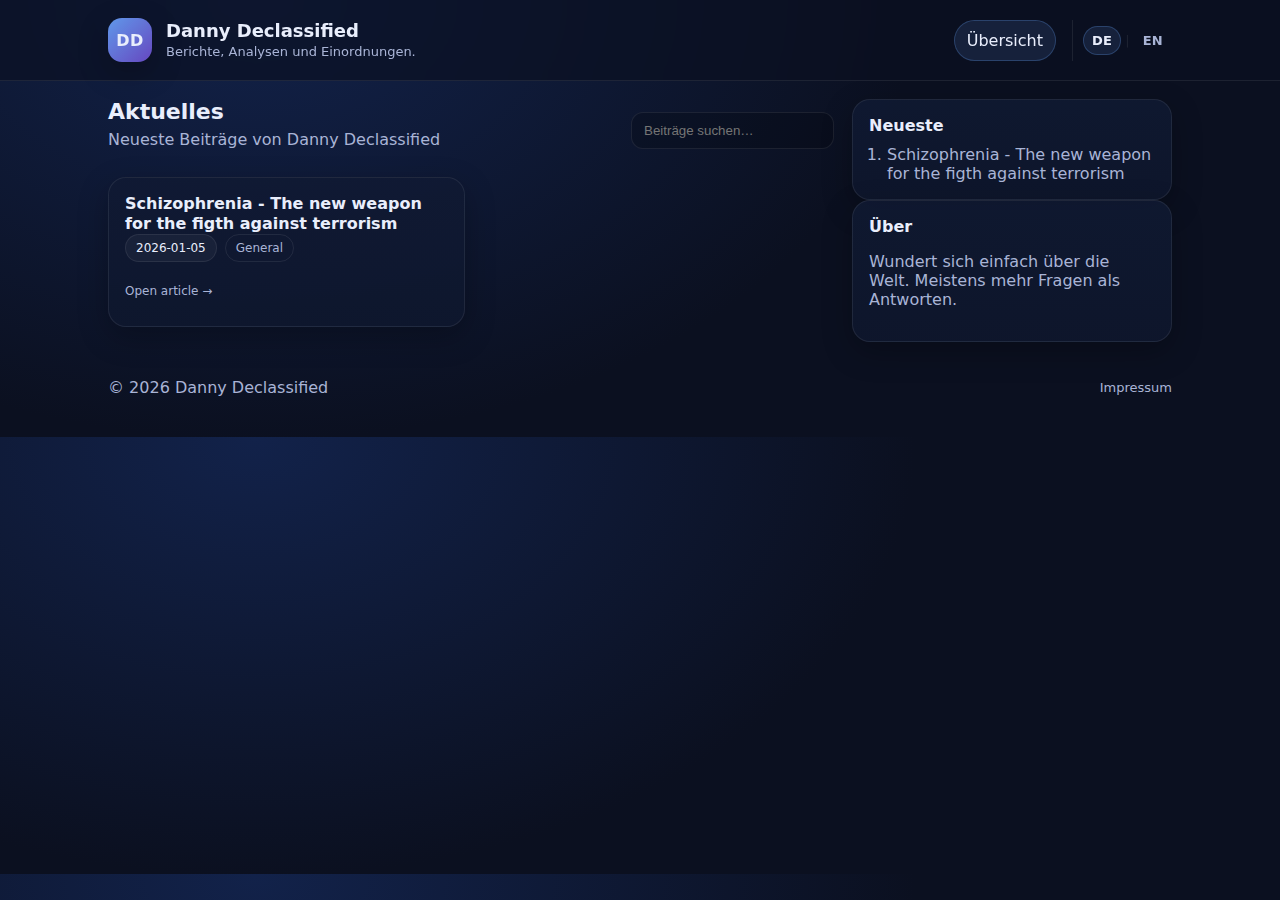
<file: index.html>
<!doctype html>
<html lang="de">

<head>
  <meta charset="utf-8" />
  <meta name="viewport" content="width=device-width, initial-scale=1" />
  <title>Danny Declassified</title>
  <link rel="stylesheet" href="./styles.css" />
  <link rel="icon" type="image/svg+xml" href="./favicon.svg" />
  <meta name="description" content="Berichte, Analysen und Einordnungen — von Danny Declassified." />
  <meta property="og:type"        content="website" />
  <meta property="og:title"       content="Danny Declassified" />
  <meta property="og:description" content="Berichte, Analysen und Einordnungen — von Danny Declassified." />
  <meta property="og:url"         content="https://hugomaier.github.io/danny-declassified/" />
  <link rel="alternate" hreflang="de" href="https://hugomaier.github.io/danny-declassified/" />
  <link rel="alternate" hreflang="en" href="https://hugomaier.github.io/danny-declassified/en/" />
</head>

<body>
  <header class="site-header">
    <div class="wrap header-row">
      <div class="brand">
        <div class="brand__logo">DD</div>
        <div>
          <h1 class="brand__title">Danny Declassified</h1>
          <p class="brand__tagline">Berichte, Analysen und Einordnungen.</p>
        </div>
      </div>

      <nav class="nav">
        <a href="./index.html" class="nav__link nav__link--active">Übersicht</a>
        <span class="nav__lang"><a href="./index.html" class="nav__link nav__link--active nav__link--lang">DE</a><span
            class="nav__lang-sep">|</span><a href="./en/" class="nav__link nav__link--lang">EN</a></span>
      </nav>
    </div>
  </header>

  <main class="wrap layout">
    <section class="main">
      <div class="hero">
        <div>
          <h2 class="hero__title">Aktuelles</h2>
          <p class="hero__sub">Neueste Beiträge von Danny Declassified</p>
        </div>
        <div class="search-row">
          <input id="searchInput" class="search__input" placeholder="Beiträge suchen…" />
          <button id="searchClear" class="search-clear" style="display:none" aria-label="Suche zurücksetzen">✕</button>
        </div>
      </div>

      <div id="categoryNav" class="category-nav"></div>

      <div id="postsGrid" class="grid"></div>
      <p id="emptyState" class="muted hidden">Keine Artikel gefunden.</p>
    </section>

    <aside class="sidebar">
      <div class="card">
        <h3 class="card__title">Neueste</h3>
        <ol id="trendingList" class="list"></ol>
      </div>

      <div class="card">
        <h3 class="card__title">Über</h3>
        <p class="muted">
          Wundert sich einfach über die Welt. Meistens mehr Fragen als Antworten.
        </p>
      </div>
    </aside>
  </main>

  <footer class="wrap footer">
    <span class="muted">© <span id="year"></span> Danny Declassified</span>
    <nav class="footer-nav"><a href="./impressum.html" class="footer-link">Impressum</a></nav>
  </footer>

  <script src="./main.js"></script>
</body>

</html>
</file>
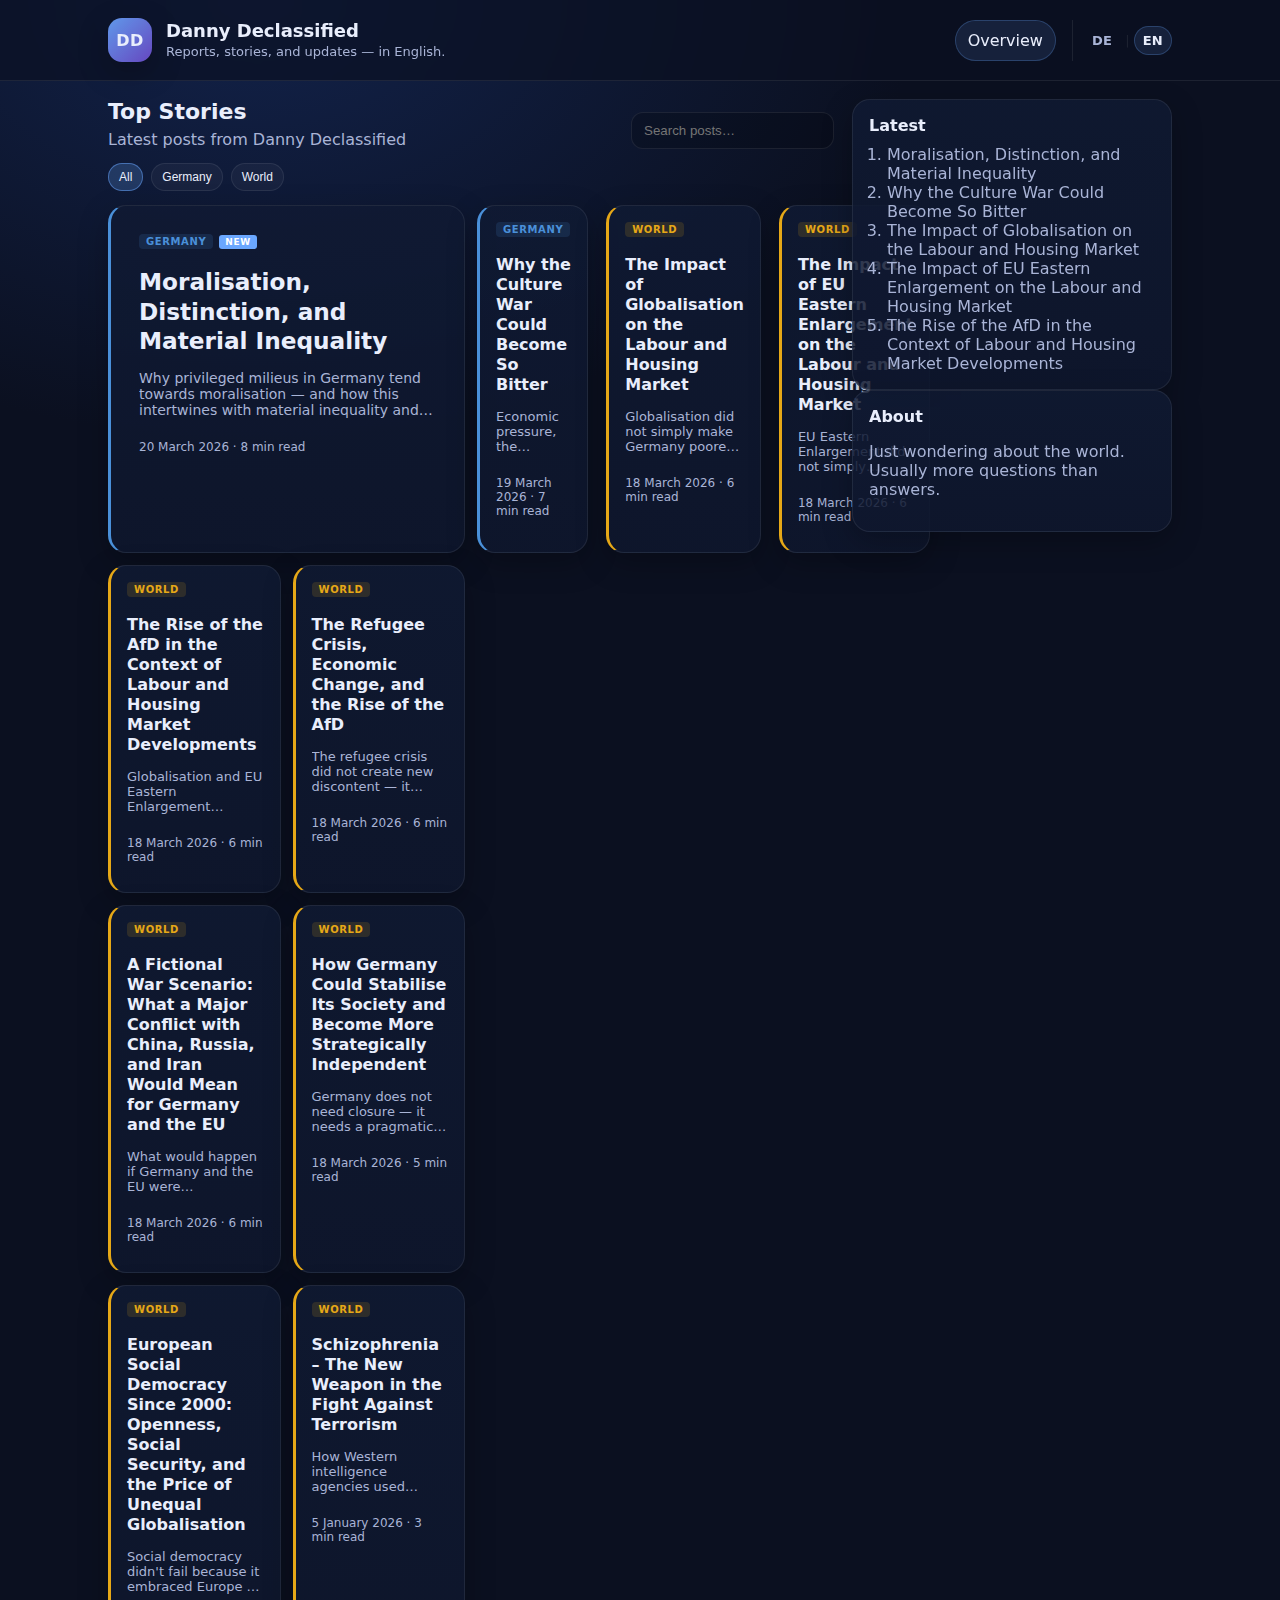
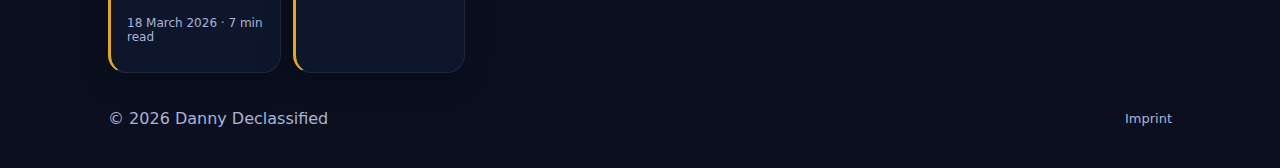
<file: en/index.html>
<!doctype html>
<html lang="en">

<head>
  <meta charset="utf-8" />
  <meta name="viewport" content="width=device-width, initial-scale=1" />
  <title>Danny Declassified — English</title>
  <meta name="description" content="Danny Declassified — reports, stories, and updates in English." />
  <link rel="stylesheet" href="../styles.css" />
  <link rel="icon" type="image/svg+xml" href="../favicon.svg" />
  <meta property="og:type"        content="website" />
  <meta property="og:title"       content="Danny Declassified" />
  <meta property="og:description" content="Reports, analysis and commentary — by Danny Declassified." />
  <meta property="og:url"         content="https://hugomaier.github.io/danny-declassified/en/" />
  <link rel="alternate" hreflang="de" href="https://hugomaier.github.io/danny-declassified/" />
  <link rel="alternate" hreflang="en" href="https://hugomaier.github.io/danny-declassified/en/" />
</head>

<body>
  <header class="site-header">
    <div class="wrap header-row">
      <div class="brand">
        <div class="brand__logo">DD</div>
        <div>
          <h1 class="brand__title">Danny Declassified</h1>
          <p class="brand__tagline">Reports, stories, and updates — in English.</p>
        </div>
      </div>

      <nav class="nav">
        <a href="./index.html" class="nav__link nav__link--active">Overview</a>
        <span class="nav__lang"><a href="../" class="nav__link nav__link--lang">DE</a><span
            class="nav__lang-sep">|</span><a href="./index.html"
            class="nav__link nav__link--active nav__link--lang">EN</a></span>
      </nav>
    </div>
  </header>

  <main class="wrap layout">
    <section class="main">
      <div class="hero">
        <div>
          <h2 class="hero__title">Top Stories</h2>
          <p class="hero__sub">Latest posts from Danny Declassified</p>
        </div>
        <div class="search-row">
          <input id="searchInput" class="search__input" placeholder="Search posts…" />
          <button id="searchClear" class="search-clear" style="display:none" aria-label="Clear search">✕</button>
        </div>
      </div>

      <div id="categoryNav" class="category-nav"></div>

      <div id="postsGrid" class="grid"></div>
      <p id="emptyState" class="muted hidden">No articles match your search.</p>
    </section>

    <aside class="sidebar">
      <div class="card">
        <h3 class="card__title">Latest</h3>
        <ol id="trendingList" class="list"></ol>
      </div>

      <div class="card">
        <h3 class="card__title">About</h3>
        <p class="muted">
          Just wondering about the world. Usually more questions than answers.
        </p>
      </div>
    </aside>
  </main>

  <footer class="wrap footer">
    <span class="muted">© <span id="year"></span> Danny Declassified</span>
    <nav class="footer-nav"><a href="./impressum.html" class="footer-link">Imprint</a></nav>
  </footer>

  <script src="./main.js"></script>
</body>

</html>
</file>
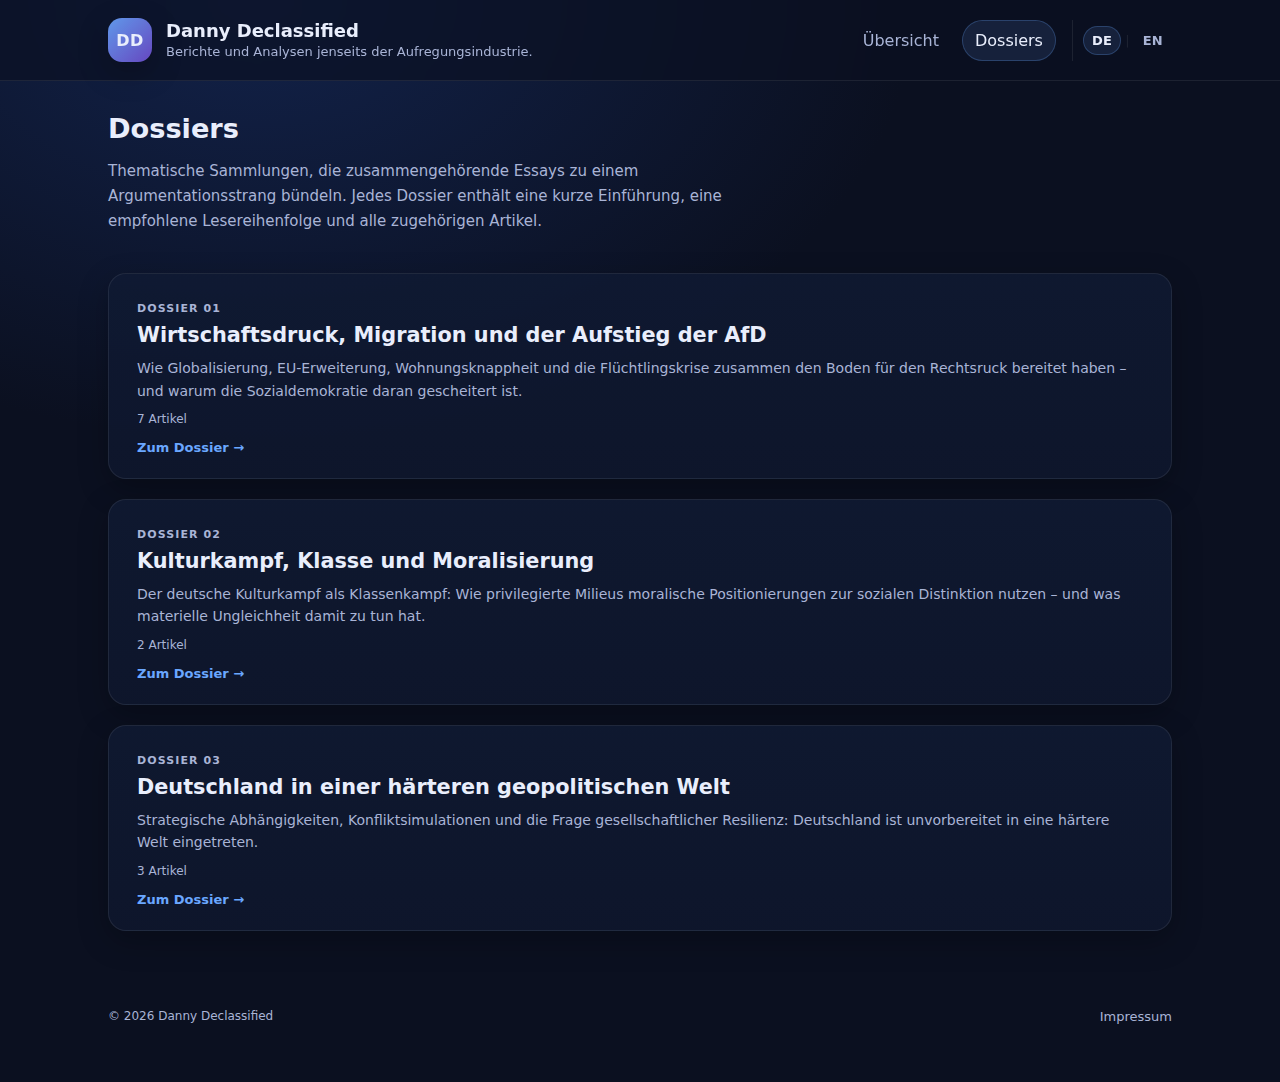
<file: dossiers.html>
<!doctype html>
<html lang="de">
<head>
  <meta charset="utf-8" />
  <meta name="viewport" content="width=device-width, initial-scale=1" />
  <title>Danny Declassified — Dossiers</title>
  <link rel="stylesheet" href="./styles.css" />
  <link rel="icon" type="image/svg+xml" href="./favicon.svg" />
  <meta name="description" content="Drei thematische Dossiers, die Artikel zu Wirtschaftsdruck, Kulturkampf und Geopolitik bündeln." />
  <meta property="og:type"  content="website" />
  <meta property="og:title" content="Danny Declassified — Dossiers" />
  <meta property="og:url"   content="https://hugomaier.github.io/danny-declassified/dossiers.html" />
  <link rel="alternate" hreflang="de" href="https://hugomaier.github.io/danny-declassified/dossiers.html" />
  <link rel="alternate" hreflang="en" href="https://hugomaier.github.io/danny-declassified/en/dossiers.html" />
</head>
<body>
  <header class="site-header">
    <div class="wrap header-row">
      <div class="brand">
        <div class="brand__logo">DD</div>
        <div>
          <h1 class="brand__title">Danny Declassified</h1>
          <p class="brand__tagline">Berichte und Analysen jenseits der Aufregungsindustrie.</p>
        </div>
      </div>
      <nav class="nav">
        <a href="./index.html" class="nav__link">Übersicht</a>
        <a href="./dossiers.html" class="nav__link nav__link--active">Dossiers</a>
        <span class="nav__lang"><a href="./index.html" class="nav__link nav__link--active nav__link--lang">DE</a><span class="nav__lang-sep">|</span><a href="./en/dossiers.html" class="nav__link nav__link--lang">EN</a></span>
      </nav>
    </div>
  </header>

  <main class="wrap" style="padding-top:32px; padding-bottom:60px;">
    <div style="max-width:660px; margin-bottom:40px;">
      <h2 style="margin:0 0 10px; font-size:1.7rem;">Dossiers</h2>
      <p class="muted" style="font-size:15px; line-height:1.65;">Thematische Sammlungen, die zusammengehörende Essays zu einem Argumentationsstrang bündeln. Jedes Dossier enthält eine kurze Einführung, eine empfohlene Lesereihenfolge und alle zugehörigen Artikel.</p>
    </div>

    <div class="dossier-cards">
      <a href="./hub.html?hub=economic-pressure" class="card dossier-card">
        <p class="dossier-card__num">Dossier 01</p>
        <h3 class="dossier-card__title">Wirtschaftsdruck, Migration und der Aufstieg der AfD</h3>
        <p class="dossier-card__desc">Wie Globalisierung, EU-Erweiterung, Wohnungsknappheit und die Flüchtlingskrise zusammen den Boden für den Rechtsruck bereitet haben – und warum die Sozialdemokratie daran gescheitert ist.</p>
        <p class="dossier-card__meta">7 Artikel</p>
        <span class="dossier-card__cta">Zum Dossier →</span>
      </a>

      <a href="./hub.html?hub=culture-war" class="card dossier-card">
        <p class="dossier-card__num">Dossier 02</p>
        <h3 class="dossier-card__title">Kulturkampf, Klasse und Moralisierung</h3>
        <p class="dossier-card__desc">Der deutsche Kulturkampf als Klassenkampf: Wie privilegierte Milieus moralische Positionierungen zur sozialen Distinktion nutzen – und was materielle Ungleichheit damit zu tun hat.</p>
        <p class="dossier-card__meta">2 Artikel</p>
        <span class="dossier-card__cta">Zum Dossier →</span>
      </a>

      <a href="./hub.html?hub=geopolitics" class="card dossier-card">
        <p class="dossier-card__num">Dossier 03</p>
        <h3 class="dossier-card__title">Deutschland in einer härteren geopolitischen Welt</h3>
        <p class="dossier-card__desc">Strategische Abhängigkeiten, Konfliktsimulationen und die Frage gesellschaftlicher Resilienz: Deutschland ist unvorbereitet in eine härtere Welt eingetreten.</p>
        <p class="dossier-card__meta">3 Artikel</p>
        <span class="dossier-card__cta">Zum Dossier →</span>
      </a>
    </div>
  </main>

  <footer class="wrap">
    <div class="footer">
      <span class="muted small">© <span id="year"></span> Danny Declassified</span>
      <nav class="footer-nav">
        <a href="./impressum.html" class="footer-link muted small">Impressum</a>
      </nav>
    </div>
  </footer>
  <script>document.getElementById('year').textContent = new Date().getFullYear();</script>
</body>
</html>
</file>
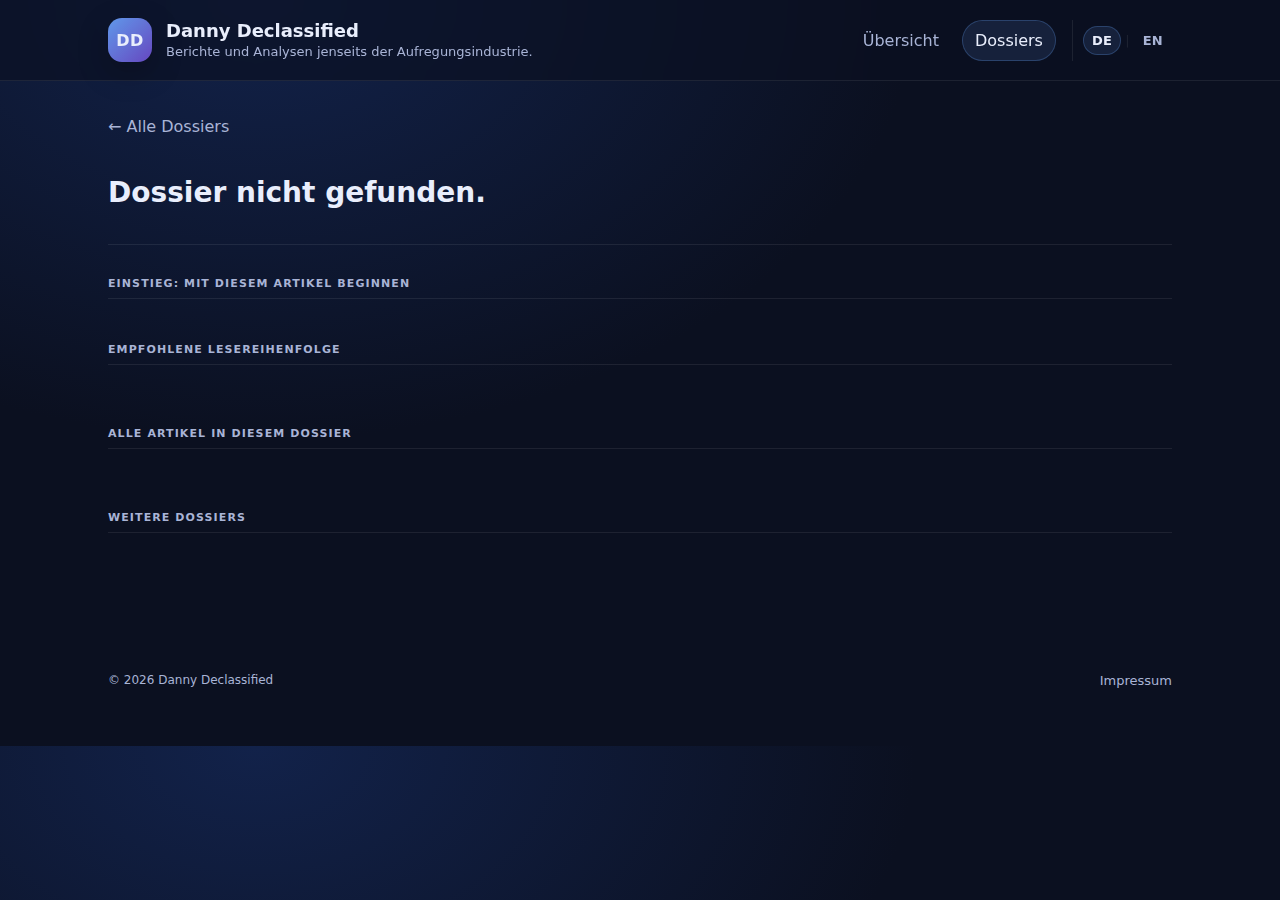
<file: hub.html>
<!doctype html>
<html lang="de">
<head>
  <meta charset="utf-8" />
  <meta name="viewport" content="width=device-width, initial-scale=1" />
  <title>Danny Declassified — Dossier</title>
  <link rel="stylesheet" href="./styles.css" />
  <link rel="icon" type="image/svg+xml" href="./favicon.svg" />
  <meta name="description" content="Thematisches Dossier von Danny Declassified." />
  <meta property="og:type"  content="website" />
  <meta property="og:title" content="Danny Declassified — Dossier" />
  <meta property="og:url"   content="https://hugomaier.github.io/danny-declassified/hub.html" />
</head>
<body>
  <div id="readProgress" class="read-progress"></div>
  <header class="site-header">
    <div class="wrap header-row">
      <div class="brand">
        <div class="brand__logo">DD</div>
        <div>
          <h1 class="brand__title">Danny Declassified</h1>
          <p class="brand__tagline">Berichte und Analysen jenseits der Aufregungsindustrie.</p>
        </div>
      </div>
      <nav class="nav">
        <a href="./index.html" class="nav__link">Übersicht</a>
        <a href="./dossiers.html" class="nav__link nav__link--active">Dossiers</a>
        <span class="nav__lang"><a href="./index.html" class="nav__link nav__link--active nav__link--lang">DE</a><span class="nav__lang-sep">|</span><a id="enLink" href="./en/hub.html" class="nav__link nav__link--lang">EN</a></span>
      </nav>
    </div>
  </header>

  <main class="wrap" style="padding-top:24px; padding-bottom:60px;">
    <a class="back" href="./dossiers.html">← Alle Dossiers</a>

    <div class="hub-header">
      <h2 id="hubTitle" class="hub__title">Lade…</h2>
      <p id="hubIntro" class="hub__intro"></p>
    </div>

    <section class="hub-section">
      <h3 class="hub-section__title">Einstieg: Mit diesem Artikel beginnen</h3>
      <div id="startHereCard"></div>
    </section>

    <section class="hub-section">
      <h3 class="hub-section__title">Empfohlene Lesereihenfolge</h3>
      <ol id="readingOrderList" class="reading-order"></ol>
    </section>

    <section class="hub-section">
      <h3 class="hub-section__title">Alle Artikel in diesem Dossier</h3>
      <div id="hubGrid" class="grid"></div>
    </section>

    <section class="hub-section">
      <h3 class="hub-section__title">Weitere Dossiers</h3>
      <div id="relatedHubs" class="hub-nav"></div>
    </section>
  </main>

  <footer class="wrap">
    <div class="footer">
      <span class="muted small">© <span id="year"></span> Danny Declassified</span>
      <nav class="footer-nav">
        <a href="./impressum.html" class="footer-link muted small">Impressum</a>
      </nav>
    </div>
  </footer>

  <script>document.getElementById('year').textContent = new Date().getFullYear();</script>
  <script src="./hub.js"></script>
  <script>
    window.addEventListener('scroll', () => {
      const el = document.documentElement;
      const bar = document.getElementById('readProgress');
      if (bar) bar.style.width = Math.min(el.scrollTop / (el.scrollHeight - el.clientHeight) * 100, 100) + '%';
    });
  </script>
</body>
</html>
</file>
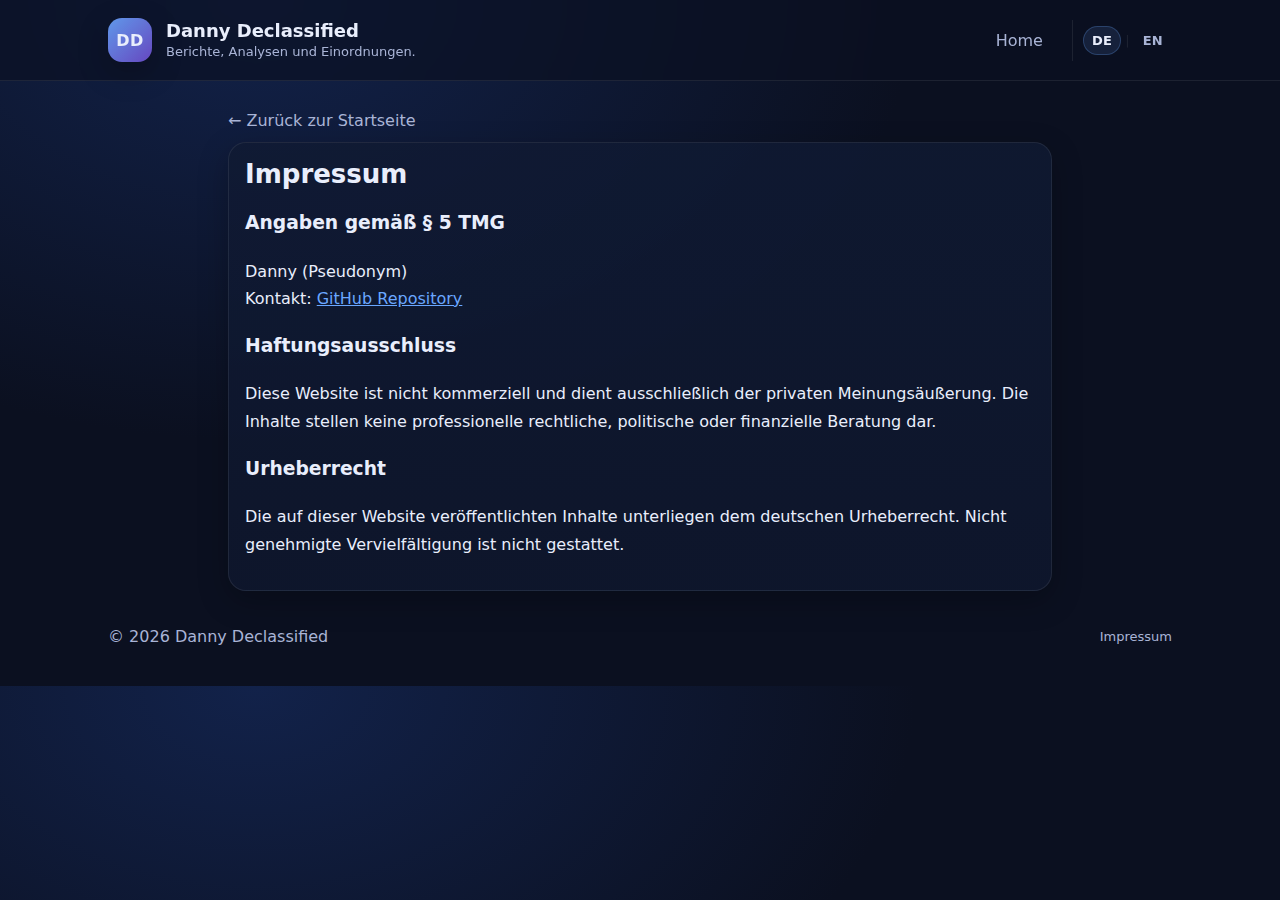
<file: impressum.html>
<!doctype html>
<html lang="de">
<head>
  <meta charset="utf-8" />
  <meta name="viewport" content="width=device-width, initial-scale=1" />
  <title>Impressum — Danny Declassified</title>
  <link rel="stylesheet" href="./styles.css" />
  <link rel="icon" type="image/svg+xml" href="./favicon.svg" />
</head>
<body>
  <header class="site-header">
    <div class="wrap header-row">
      <div class="brand">
        <div class="brand__logo">DD</div>
        <div>
          <h1 class="brand__title">Danny Declassified</h1>
          <p class="brand__tagline">Berichte, Analysen und Einordnungen.</p>
        </div>
      </div>
      <nav class="nav">
        <a href="./index.html" class="nav__link">Home</a>
        <span class="nav__lang"><a href="./impressum.html" class="nav__link nav__link--active nav__link--lang">DE</a><span class="nav__lang-sep">|</span><a href="./en/impressum.html" class="nav__link nav__link--lang">EN</a></span>
      </nav>
    </div>
  </header>

  <main class="wrap post">
    <a class="back" href="./index.html">← Zurück zur Startseite</a>
    <article class="article card">
      <header class="article__header">
        <h2 class="article__title">Impressum</h2>
      </header>
      <div class="article__body">
        <h3>Angaben gemäß § 5 TMG</h3>
        <p>Danny (Pseudonym)<br />Kontakt: <a href="https://github.com/HugoMaier/danny-declassified" style="color:var(--accent)">GitHub Repository</a></p>
        <h3>Haftungsausschluss</h3>
        <p>Diese Website ist nicht kommerziell und dient ausschließlich der privaten Meinungsäußerung. Die Inhalte stellen keine professionelle rechtliche, politische oder finanzielle Beratung dar.</p>
        <h3>Urheberrecht</h3>
        <p>Die auf dieser Website veröffentlichten Inhalte unterliegen dem deutschen Urheberrecht. Nicht genehmigte Vervielfältigung ist nicht gestattet.</p>
      </div>
    </article>
  </main>

  <footer class="wrap footer">
    <span class="muted">© <span id="year"></span> Danny Declassified</span>
    <nav class="footer-nav"><a href="./impressum.html" class="footer-link">Impressum</a></nav>
  </footer>
  <script>document.getElementById("year").textContent = new Date().getFullYear();</script>
</body>
</html>
</file>
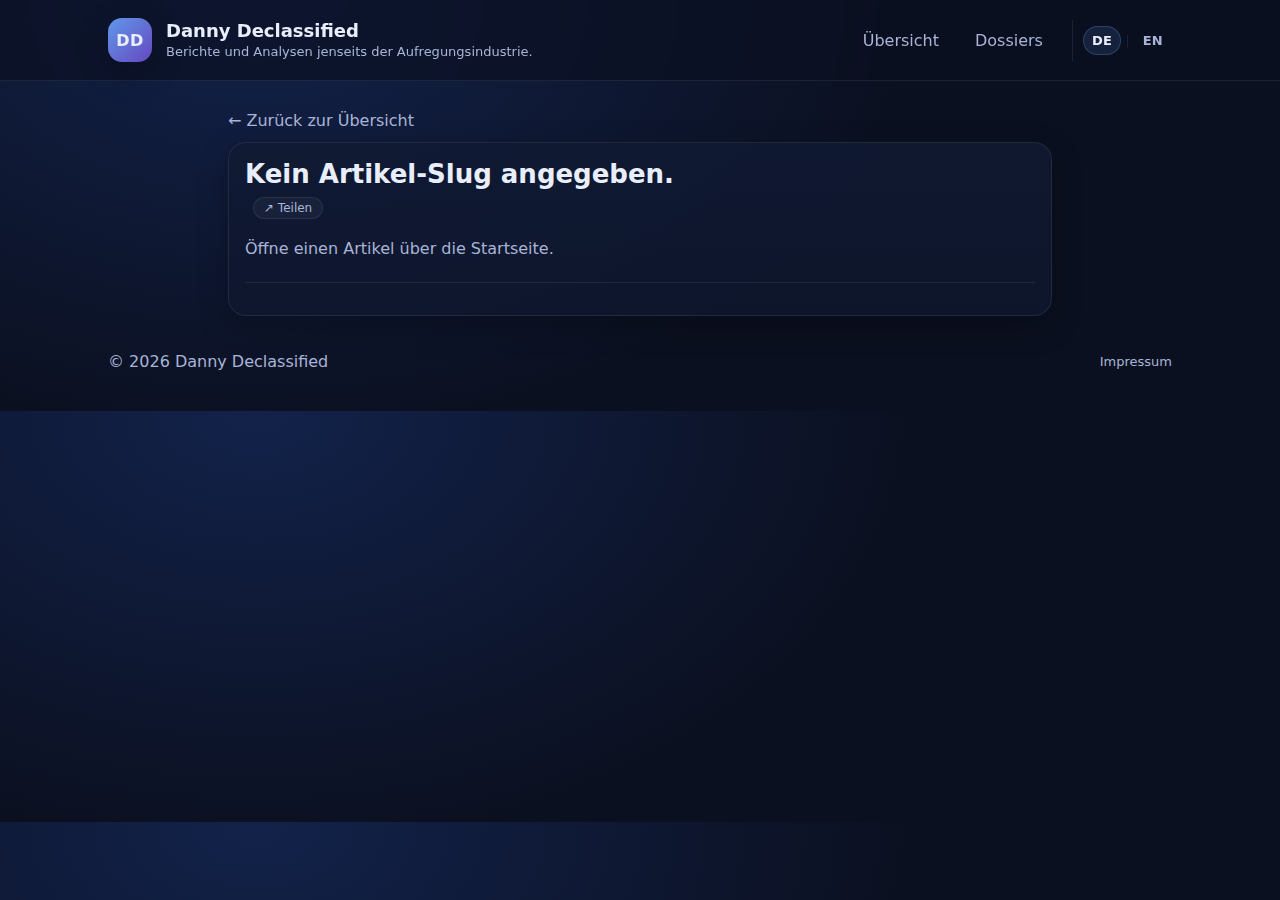
<file: post.html>
<!doctype html>
<html lang="de">
<head>
  <meta charset="utf-8" />
  <meta name="viewport" content="width=device-width, initial-scale=1" />
  <title>Danny Declassified — Post</title>
  <link rel="stylesheet" href="./styles.css" />
  <link rel="icon" type="image/svg+xml" href="./favicon.svg" />
  <meta name="description" content="Berichte, Analysen und Einordnungen — von Danny Declassified." />
  <meta property="og:type"  content="article" />
  <meta property="og:title" content="Danny Declassified" />
  <meta property="og:url"   content="https://hugomaier.github.io/danny-declassified/post.html" />
  <link rel="alternate" hreflang="de" href="https://hugomaier.github.io/danny-declassified/post.html" />
  <link rel="alternate" hreflang="en" href="https://hugomaier.github.io/danny-declassified/en/post.html" />
</head>
<body>
  <div id="readProgress" class="read-progress"></div>
  <header class="site-header">
    <div class="wrap header-row">
      <div class="brand">
        <div class="brand__logo">DD</div>
        <div>
          <h1 class="brand__title">Danny Declassified</h1>
          <p class="brand__tagline">Berichte und Analysen jenseits der Aufregungsindustrie.</p>
        </div>
      </div>

      <nav class="nav">
        <a href="./index.html" class="nav__link">Übersicht</a>
        <a href="./dossiers.html" class="nav__link">Dossiers</a>
        <span class="nav__lang"><a href="./index.html" class="nav__link nav__link--active nav__link--lang">DE</a><span class="nav__lang-sep">|</span><a id="enLink" href="/en/" class="nav__link nav__link--lang">EN</a></span>
      </nav>
    </div>
  </header>

  <main class="wrap post">
    <a class="back" href="./index.html">← Zurück zur Übersicht</a>

    <article class="article card">
      <header class="article__header">
        <h2 id="postTitle" class="article__title">Lade…</h2>
        <p id="postSubtitle" class="article__subtitle" style="display:none"></p>

        <div class="article__meta">
          <span id="postMeta" class="muted small"></span>
          <button id="shareBtn" class="share-btn" type="button">↗ Teilen</button>
        </div>
      </header>

      <div id="postBody" class="article__body">
        <p class="muted">Artikel wird geladen…</p>
      </div>

      <section id="relatedArticles" class="related" style="display:none">
        <h3 class="related__title">Ähnliche Artikel</h3>
        <div id="relatedGrid" class="related__grid"></div>
      </section>

      <div id="hubRef" class="hub-ref" style="display:none"></div>

      <div class="hits-badge">
        <a id="hitsLink" class="footer-link" href="#" target="_blank" rel="noopener">
          <img id="hitsBadge" alt="Aufrufe" style="height:16px; opacity:0.5;" />
        </a>
      </div>
    </article>
  </main>

  <footer class="wrap footer">
    <span class="muted">© <span id="year"></span> Danny Declassified</span>
    <nav class="footer-nav"><a href="./impressum.html" class="footer-link">Impressum</a></nav>
  </footer>

  <script>
    document.getElementById("year").textContent = new Date().getFullYear();

    function getParam(name) {
      const url = new URL(window.location.href);
      return url.searchParams.get(name);
    }

    function buildMeta(...parts) {
      return parts.filter(Boolean).join(' · ');
    }

    function escapeHtml(s) {
      return String(s || "")
        .replaceAll("&", "&amp;")
        .replaceAll("<", "&lt;")
        .replaceAll(">", "&gt;")
        .replaceAll('"', "&quot;")
        .replaceAll("'", "&#039;");
    }

    async function load() {
      const slug = getParam("slug");

      // If no slug, show message and hide counter
      if (!slug) {
        document.getElementById("postTitle").textContent = "Kein Artikel-Slug angegeben.";
        document.getElementById("postBody").innerHTML = "<p class='muted'>Öffne einen Artikel über die Startseite.</p>";
        document.getElementById("hitsLink").style.display = "none";
        return;
      }

      // Wire EN language-switch link now that a valid slug is confirmed
      const enLinkEl = document.getElementById("enLink");
      if (enLinkEl) enLinkEl.href = `/en/post.html?slug=${encodeURIComponent(slug)}`;

      // --- per-article views badge (hits.sh) ---
      const hitKey = `hugomaier.github.io/danny-declassified/posts/${slug}.html`;
      const badgeUrl = `https://hits.sh/${encodeURI(hitKey)}.svg?style=flat&label=Aufrufe`;
      const statsUrl = `https://hits.sh/${encodeURI(hitKey)}/`;
      document.getElementById("hitsBadge").src = badgeUrl;
      document.getElementById("hitsLink").href = statsUrl;

      // Load posts index
      const indexRes = await fetch("./posts/index.json", { cache: "no-store" });
      const posts = await indexRes.json();
      const post = posts.find(p => p.slug === slug);

      if (!post) {
        document.getElementById("postTitle").textContent = "Artikel nicht gefunden.";
        document.getElementById("postBody").innerHTML = "<p class='muted'>Dieser Artikel existiert (noch) nicht.</p>";
        return;
      }

      document.title = `Danny Declassified — ${post.title}`;
      document.getElementById("postTitle").textContent = post.title;
      document.querySelector('meta[property="og:title"]')?.setAttribute('content', post.title);
      document.querySelector('meta[name="description"]')?.setAttribute('content', post.excerpt || post.title);

      // Optional subtitle
      const subtitleEl = document.getElementById("postSubtitle");
      if (subtitleEl && post.subtitle) {
        subtitleEl.textContent = post.subtitle;
        subtitleEl.style.display = "";
      }

      // Combined metadata line
      document.getElementById("postMeta").textContent =
        buildMeta(post.category, post.date, post.readTime);

      // Load post body
      const bodyRes = await fetch(`./posts/${post.slug}.html`, { cache: "no-store" });
      document.getElementById("postBody").innerHTML = await bodyRes.text();

      // Related articles — priority: explicit > theme-based > category fallback
      const explicit = (post.related || [])
        .map(s => posts.find(p => p.slug === s)).filter(Boolean);
      const themeMatches = posts.filter(p =>
        p.slug !== slug &&
        !explicit.some(e => e.slug === p.slug) &&
        (p.themes || []).some(t => (post.themes || []).includes(t))
      ).sort((a, b) => (b.date || '').localeCompare(a.date || ''));
      const catFallback = posts.filter(p =>
        p.slug !== slug &&
        !explicit.some(e => e.slug === p.slug) &&
        !themeMatches.some(t => t.slug === p.slug) &&
        p.category === post.category
      );
      const related = [...explicit, ...themeMatches, ...catFallback].slice(0, 3);

      if (related.length > 0) {
        document.getElementById("relatedArticles").style.display = "";
        const relatedGrid = document.getElementById("relatedGrid");
        related.forEach(r => {
          const a = document.createElement("a");
          a.className = "card related-card";
          a.href = `./post.html?slug=${encodeURIComponent(r.slug)}`;
          a.innerHTML = `
            <h4 class="related-card__title">${escapeHtml(r.title)}</h4>
            <p class="muted small">${escapeHtml(buildMeta(r.category, r.date))}</p>
            ${r.excerpt ? `<p class="related-card__excerpt muted small">${escapeHtml(r.excerpt)}</p>` : ""}
          `;
          relatedGrid.appendChild(a);
        });
      }

      // Hub/Dossier reference
      const THEME_LABELS = {
        'economic-pressure': 'Wirtschaftsdruck, Migration und der Aufstieg der AfD',
        'culture-war': 'Kulturkampf, Klasse und Moralisierung',
        'geopolitics': 'Deutschland in einer härteren geopolitischen Welt'
      };
      if (post.themes && post.themes.length > 0) {
        const hubRefEl = document.getElementById('hubRef');
        if (hubRefEl) {
          const links = post.themes.map(t =>
            `<a href="./hub.html?hub=${encodeURIComponent(t)}" class="hub-ref-link">${escapeHtml(THEME_LABELS[t] || t)}</a>`
          ).join('');
          hubRefEl.innerHTML = `<p class="hub-ref__label">Dieses Essay erscheint auch im Dossier</p><div class="hub-ref__links">${links}</div>`;
          hubRefEl.style.display = '';
        }
      }
    }

    load().catch(err => {
      document.getElementById("postTitle").textContent = "Fehler beim Laden.";
      document.getElementById("postBody").innerHTML = `<pre>${String(err)}</pre>`;
    });

    // Share button
    document.getElementById("shareBtn")?.addEventListener("click", async () => {
      const btn = document.getElementById("shareBtn");
      const url = window.location.href;
      const title = document.getElementById("postTitle")?.textContent || "Danny Declassified";
      try {
        if (navigator.share) {
          await navigator.share({ title, url });
        } else {
          await navigator.clipboard.writeText(url);
          btn.textContent = "✓ Link kopiert";
          btn.classList.add("share-btn--copied");
          setTimeout(() => { btn.textContent = "↗ Teilen"; btn.classList.remove("share-btn--copied"); }, 1800);
        }
      } catch(e) { /* user cancelled */ }
    });
    // Reading progress bar
    window.addEventListener('scroll', () => {
      const el = document.documentElement;
      const pct = el.scrollTop / (el.scrollHeight - el.clientHeight) * 100;
      const bar = document.getElementById('readProgress');
      if (bar) bar.style.width = Math.min(pct, 100) + '%';
    });
  </script>
</body>
</html>
</file>
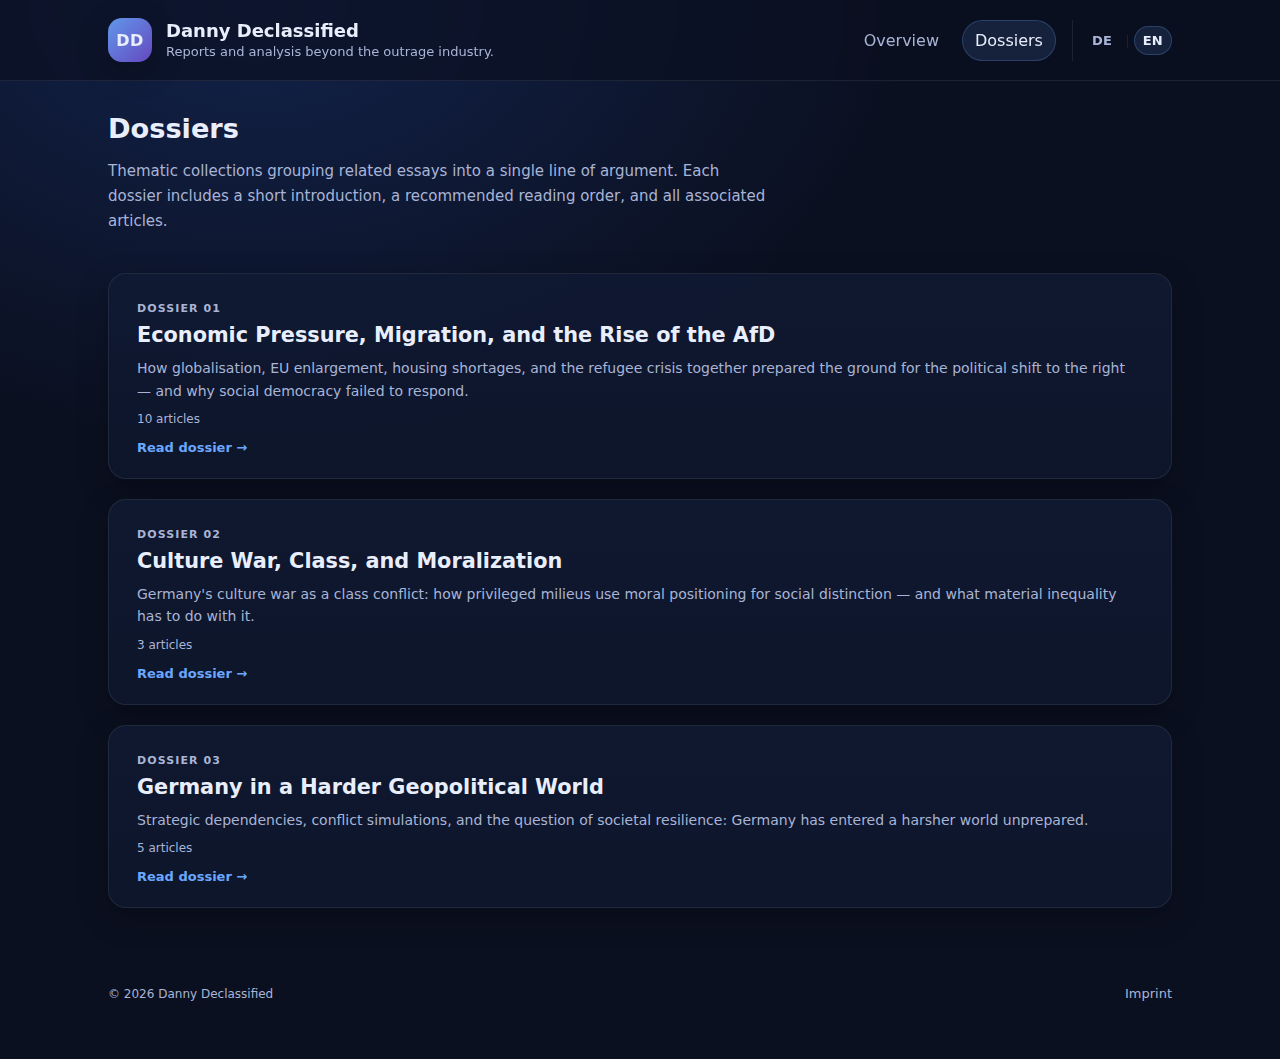
<file: en/dossiers.html>
<!doctype html>
<html lang="en">
<head>
  <meta charset="utf-8" />
  <meta name="viewport" content="width=device-width, initial-scale=1" />
  <title>Danny Declassified — Dossiers</title>
  <link rel="stylesheet" href="../styles.css" />
  <link rel="icon" type="image/svg+xml" href="../favicon.svg" />
  <meta name="description" content="Three thematic dossiers grouping essays on economic pressure, culture war, and geopolitics." />
  <meta property="og:type"  content="website" />
  <meta property="og:title" content="Danny Declassified — Dossiers" />
  <meta property="og:url"   content="https://hugomaier.github.io/danny-declassified/en/dossiers.html" />
  <link rel="alternate" hreflang="de" href="https://hugomaier.github.io/danny-declassified/dossiers.html" />
  <link rel="alternate" hreflang="en" href="https://hugomaier.github.io/danny-declassified/en/dossiers.html" />
</head>
<body>
  <header class="site-header">
    <div class="wrap header-row">
      <div class="brand">
        <div class="brand__logo">DD</div>
        <div>
          <h1 class="brand__title">Danny Declassified</h1>
          <p class="brand__tagline">Reports and analysis beyond the outrage industry.</p>
        </div>
      </div>
      <nav class="nav">
        <a href="./index.html" class="nav__link">Overview</a>
        <a href="./dossiers.html" class="nav__link nav__link--active">Dossiers</a>
        <span class="nav__lang"><a href="../dossiers.html" class="nav__link nav__link--lang">DE</a><span class="nav__lang-sep">|</span><a href="./dossiers.html" class="nav__link nav__link--active nav__link--lang">EN</a></span>
      </nav>
    </div>
  </header>

  <main class="wrap" style="padding-top:32px; padding-bottom:60px;">
    <div style="max-width:660px; margin-bottom:40px;">
      <h2 style="margin:0 0 10px; font-size:1.7rem;">Dossiers</h2>
      <p class="muted" style="font-size:15px; line-height:1.65;">Thematic collections grouping related essays into a single line of argument. Each dossier includes a short introduction, a recommended reading order, and all associated articles.</p>
    </div>

    <div class="dossier-cards">
      <a href="./hub.html?hub=economic-pressure" class="card dossier-card">
        <p class="dossier-card__num">Dossier 01</p>
        <h3 class="dossier-card__title">Economic Pressure, Migration, and the Rise of the AfD</h3>
        <p class="dossier-card__desc">How globalisation, EU enlargement, housing shortages, and the refugee crisis together prepared the ground for the political shift to the right — and why social democracy failed to respond.</p>
        <p class="dossier-card__meta">10 articles</p>
        <span class="dossier-card__cta">Read dossier →</span>
      </a>

      <a href="./hub.html?hub=culture-war" class="card dossier-card">
        <p class="dossier-card__num">Dossier 02</p>
        <h3 class="dossier-card__title">Culture War, Class, and Moralization</h3>
        <p class="dossier-card__desc">Germany's culture war as a class conflict: how privileged milieus use moral positioning for social distinction — and what material inequality has to do with it.</p>
        <p class="dossier-card__meta">3 articles</p>
        <span class="dossier-card__cta">Read dossier →</span>
      </a>

      <a href="./hub.html?hub=geopolitics" class="card dossier-card">
        <p class="dossier-card__num">Dossier 03</p>
        <h3 class="dossier-card__title">Germany in a Harder Geopolitical World</h3>
        <p class="dossier-card__desc">Strategic dependencies, conflict simulations, and the question of societal resilience: Germany has entered a harsher world unprepared.</p>
        <p class="dossier-card__meta">5 articles</p>
        <span class="dossier-card__cta">Read dossier →</span>
      </a>
    </div>
  </main>

  <footer class="wrap">
    <div class="footer">
      <span class="muted small">© <span id="year"></span> Danny Declassified</span>
      <nav class="footer-nav">
        <a href="./impressum.html" class="footer-link muted small">Imprint</a>
      </nav>
    </div>
  </footer>
  <script>document.getElementById('year').textContent = new Date().getFullYear();</script>
</body>
</html>
</file>
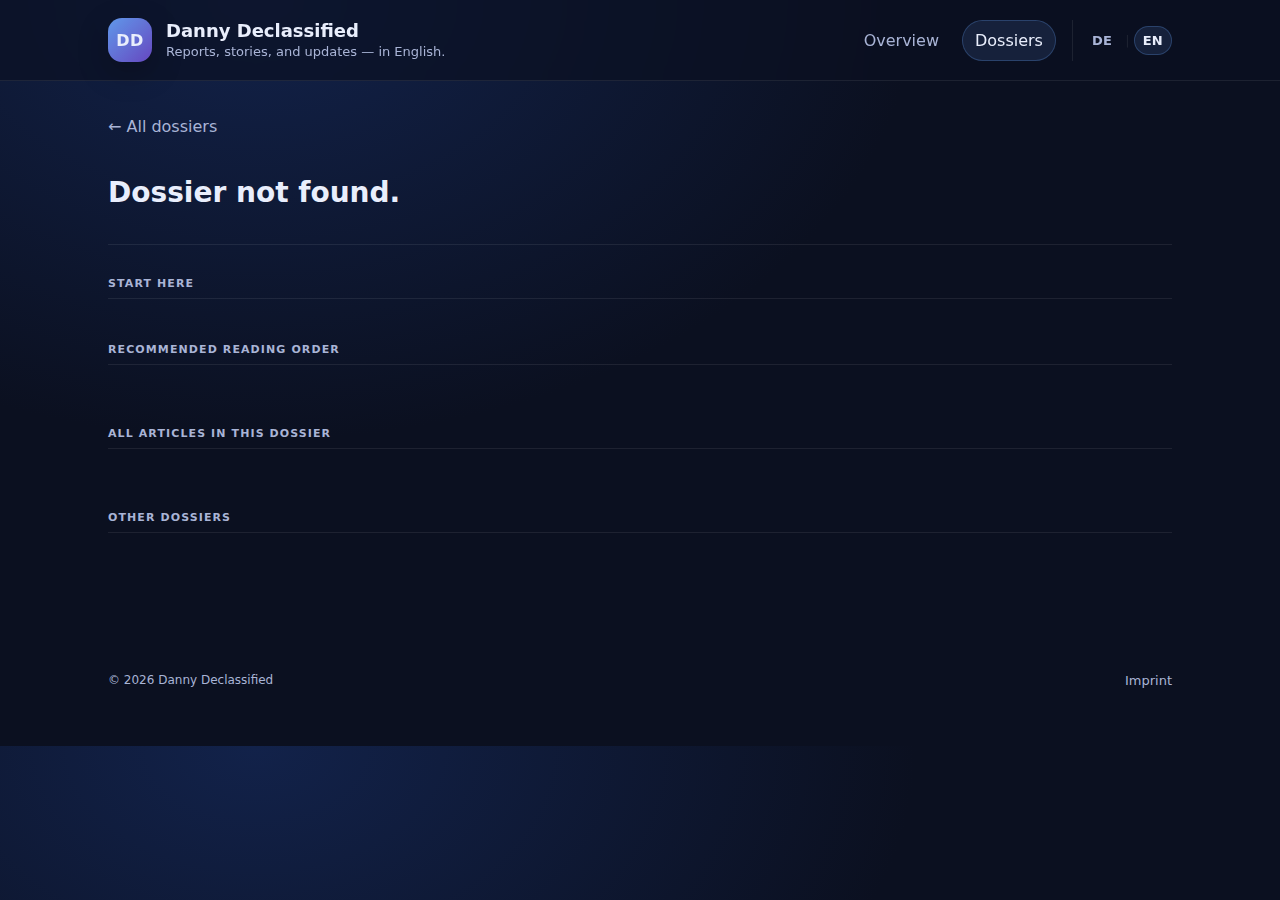
<file: en/hub.html>
<!doctype html>
<html lang="en">
<head>
  <meta charset="utf-8" />
  <meta name="viewport" content="width=device-width, initial-scale=1" />
  <title>Danny Declassified — Dossier</title>
  <link rel="stylesheet" href="../styles.css" />
  <link rel="icon" type="image/svg+xml" href="../favicon.svg" />
  <meta name="description" content="Thematic dossier by Danny Declassified." />
  <meta property="og:type"  content="website" />
  <meta property="og:title" content="Danny Declassified — Dossier" />
  <meta property="og:url"   content="https://hugomaier.github.io/danny-declassified/en/hub.html" />
</head>
<body>
  <div id="readProgress" class="read-progress"></div>
  <header class="site-header">
    <div class="wrap header-row">
      <div class="brand">
        <div class="brand__logo">DD</div>
        <div>
          <h1 class="brand__title">Danny Declassified</h1>
          <p class="brand__tagline">Reports, stories, and updates — in English.</p>
        </div>
      </div>
      <nav class="nav">
        <a href="./index.html" class="nav__link">Overview</a>
        <a href="./dossiers.html" class="nav__link nav__link--active">Dossiers</a>
        <span class="nav__lang"><a id="deLink" href="../hub.html" class="nav__link nav__link--lang">DE</a><span class="nav__lang-sep">|</span><a id="enLink" href="./hub.html" class="nav__link nav__link--active nav__link--lang">EN</a></span>
      </nav>
    </div>
  </header>

  <main class="wrap" style="padding-top:24px; padding-bottom:60px;">
    <a class="back" href="./dossiers.html">← All dossiers</a>

    <div class="hub-header">
      <h2 id="hubTitle" class="hub__title">Loading…</h2>
      <p id="hubIntro" class="hub__intro"></p>
    </div>

    <section class="hub-section">
      <h3 class="hub-section__title">Start here</h3>
      <div id="startHereCard"></div>
    </section>

    <section class="hub-section">
      <h3 class="hub-section__title">Recommended reading order</h3>
      <ol id="readingOrderList" class="reading-order"></ol>
    </section>

    <section class="hub-section">
      <h3 class="hub-section__title">All articles in this dossier</h3>
      <div id="hubGrid" class="grid"></div>
    </section>

    <section class="hub-section">
      <h3 class="hub-section__title">Other dossiers</h3>
      <div id="relatedHubs" class="hub-nav"></div>
    </section>
  </main>

  <footer class="wrap">
    <div class="footer">
      <span class="muted small">© <span id="year"></span> Danny Declassified</span>
      <nav class="footer-nav">
        <a href="./impressum.html" class="footer-link muted small">Imprint</a>
      </nav>
    </div>
  </footer>

  <script>document.getElementById('year').textContent = new Date().getFullYear();</script>
  <script src="../hub.js"></script>
  <script>
    window.addEventListener('scroll', () => {
      const el = document.documentElement;
      const bar = document.getElementById('readProgress');
      if (bar) bar.style.width = Math.min(el.scrollTop / (el.scrollHeight - el.clientHeight) * 100, 100) + '%';
    });
  </script>
</body>
</html>
</file>
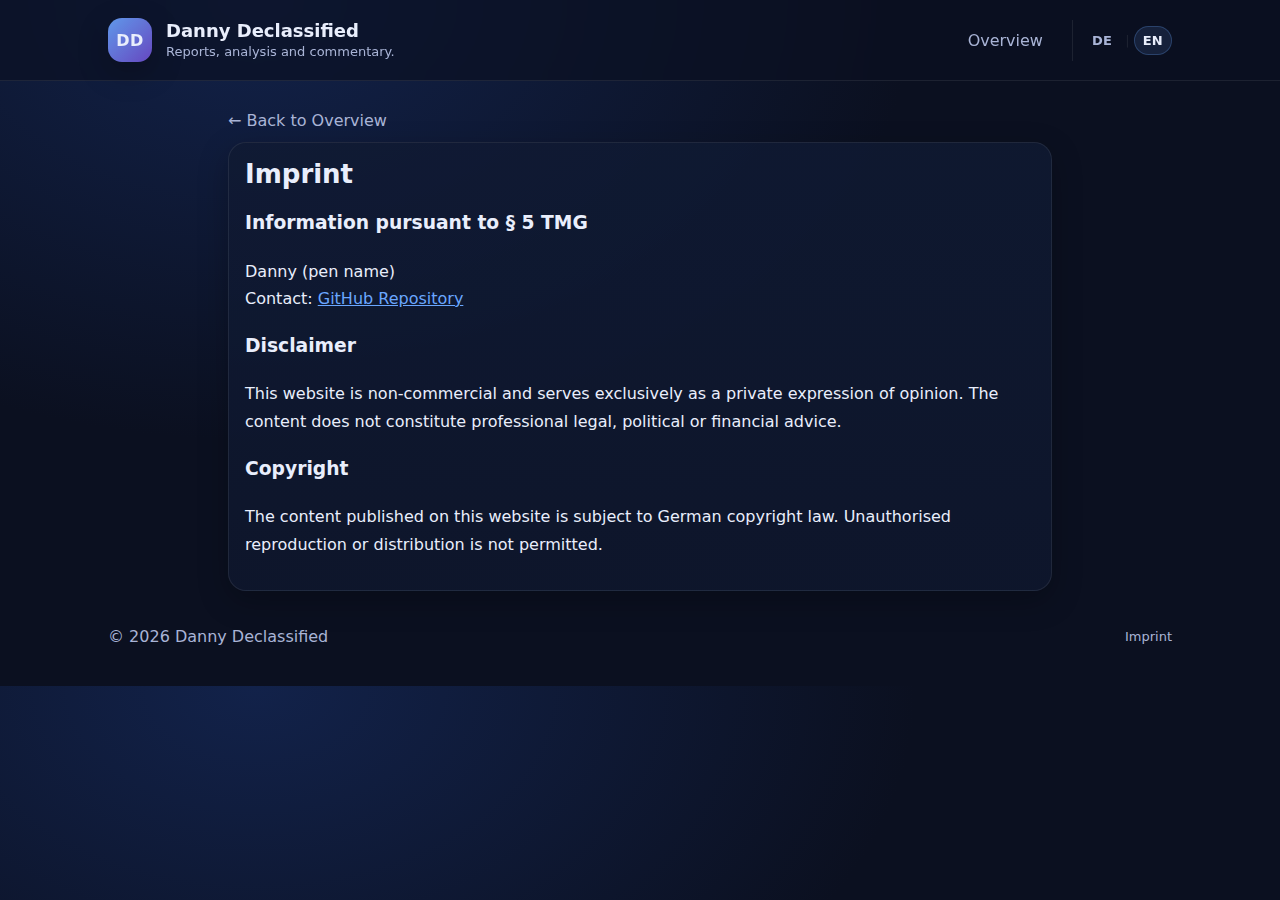
<file: en/impressum.html>
<!doctype html>
<html lang="en">
<head>
  <meta charset="utf-8" />
  <meta name="viewport" content="width=device-width, initial-scale=1" />
  <title>Imprint — Danny Declassified</title>
  <link rel="stylesheet" href="../styles.css" />
  <link rel="icon" type="image/svg+xml" href="../favicon.svg" />
</head>
<body>
  <header class="site-header">
    <div class="wrap header-row">
      <div class="brand">
        <div class="brand__logo">DD</div>
        <div>
          <h1 class="brand__title">Danny Declassified</h1>
          <p class="brand__tagline">Reports, analysis and commentary.</p>
        </div>
      </div>
      <nav class="nav">
        <a href="./index.html" class="nav__link">Overview</a>
        <span class="nav__lang"><a href="../impressum.html" class="nav__link nav__link--lang">DE</a><span class="nav__lang-sep">|</span><a href="./impressum.html" class="nav__link nav__link--active nav__link--lang">EN</a></span>
      </nav>
    </div>
  </header>

  <main class="wrap post">
    <a class="back" href="./index.html">← Back to Overview</a>
    <article class="article card">
      <header class="article__header">
        <h2 class="article__title">Imprint</h2>
      </header>
      <div class="article__body">
        <h3>Information pursuant to § 5 TMG</h3>
        <p>Danny (pen name)<br />Contact: <a href="https://github.com/HugoMaier/danny-declassified" style="color:var(--accent)">GitHub Repository</a></p>
        <h3>Disclaimer</h3>
        <p>This website is non-commercial and serves exclusively as a private expression of opinion. The content does not constitute professional legal, political or financial advice.</p>
        <h3>Copyright</h3>
        <p>The content published on this website is subject to German copyright law. Unauthorised reproduction or distribution is not permitted.</p>
      </div>
    </article>
  </main>

  <footer class="wrap footer">
    <span class="muted">© <span id="year"></span> Danny Declassified</span>
    <nav class="footer-nav"><a href="./impressum.html" class="footer-link">Imprint</a></nav>
  </footer>
  <script>document.getElementById("year").textContent = new Date().getFullYear();</script>
</body>
</html>
</file>
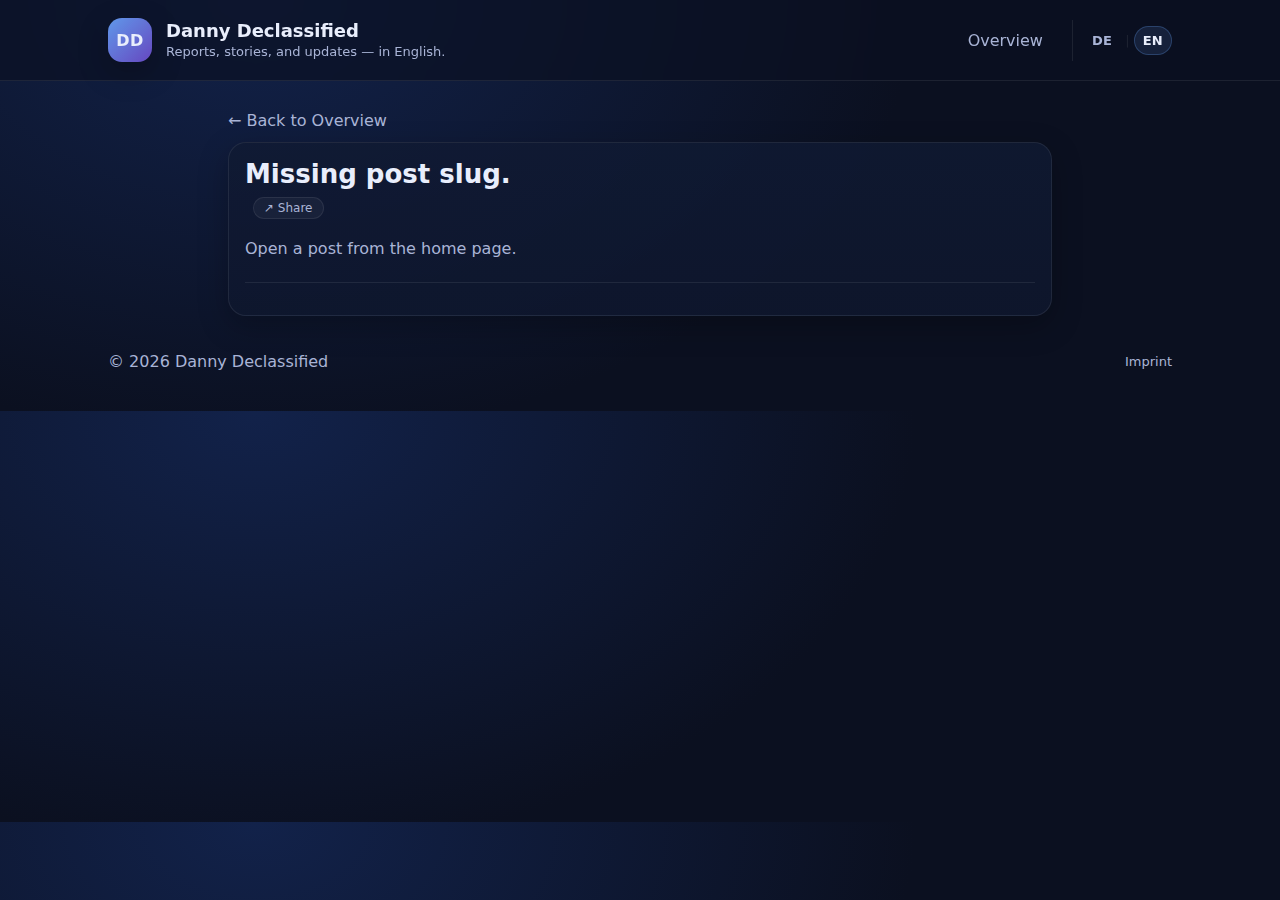
<file: en/post.html>
<!doctype html>
<html lang="en">
<head>
  <meta charset="utf-8" />
  <meta name="viewport" content="width=device-width, initial-scale=1" />
  <title>Danny Declassified — Article</title>
  <link rel="stylesheet" href="../styles.css" />
  <link rel="icon" type="image/svg+xml" href="../favicon.svg" />
  <meta name="description" content="Reports, analysis and commentary — by Danny Declassified." />
  <meta property="og:type"  content="article" />
  <meta property="og:title" content="Danny Declassified" />
  <meta property="og:url"   content="https://hugomaier.github.io/danny-declassified/en/post.html" />
  <link rel="alternate" hreflang="de" href="https://hugomaier.github.io/danny-declassified/post.html" />
  <link rel="alternate" hreflang="en" href="https://hugomaier.github.io/danny-declassified/en/post.html" />
</head>
<body>
  <div id="readProgress" class="read-progress"></div>
  <header class="site-header">
    <div class="wrap header-row">
      <div class="brand">
        <div class="brand__logo">DD</div>
        <div>
          <h1 class="brand__title">Danny Declassified</h1>
          <p class="brand__tagline">Reports, stories, and updates — in English.</p>
        </div>
      </div>

      <nav class="nav">
        <a href="./index.html" class="nav__link">Overview</a>
        <span class="nav__lang"><a id="deLink" href="../" class="nav__link nav__link--lang">DE</a><span class="nav__lang-sep">|</span><a href="./index.html" class="nav__link nav__link--active nav__link--lang">EN</a></span>
      </nav>
    </div>
  </header>

  <main class="wrap post">
    <a class="back" href="./index.html">← Back to Overview</a>

    <article class="article card">
      <header class="article__header">
        <h2 id="postTitle" class="article__title">Loading…</h2>
        <p id="postSubtitle" class="article__subtitle" style="display:none"></p>

        <div class="article__meta">
          <span id="postMeta" class="muted small"></span>
          <button id="shareBtn" class="share-btn" type="button">↗ Share</button>
        </div>
      </header>

      <div id="postBody" class="article__body">
        <p class="muted">Loading post content…</p>
      </div>

      <section id="relatedArticles" class="related" style="display:none">
        <h3 class="related__title">Related Articles</h3>
        <div id="relatedGrid" class="related__grid"></div>
      </section>

      <div class="hits-badge">
        <a id="hitsLink" class="footer-link" href="#" target="_blank" rel="noopener">
          <img id="hitsBadge" alt="Views" style="height:16px; opacity:0.5;" />
        </a>
      </div>
    </article>
  </main>

  <footer class="wrap footer">
    <span class="muted">© <span id="year"></span> Danny Declassified</span>
    <nav class="footer-nav"><a href="./impressum.html" class="footer-link">Imprint</a></nav>
  </footer>

  <script>
    document.getElementById("year").textContent = new Date().getFullYear();

    function getParam(name) {
      const url = new URL(window.location.href);
      return url.searchParams.get(name);
    }

    function buildMeta(...parts) {
      return parts.filter(Boolean).join(' · ');
    }

    function escapeHtml(s) {
      return String(s || "")
        .replaceAll("&", "&amp;")
        .replaceAll("<", "&lt;")
        .replaceAll(">", "&gt;")
        .replaceAll('"', "&quot;")
        .replaceAll("'", "&#039;");
    }

    async function load() {
      const slug = getParam("slug");

      // If no slug, show message and hide counter
      if (!slug) {
        document.getElementById("postTitle").textContent = "Missing post slug.";
        document.getElementById("postBody").innerHTML = "<p class='muted'>Open a post from the home page.</p>";
        document.getElementById("hitsLink").style.display = "none";
        return;
      }

      // Wire DE language-switch link now that a valid slug is confirmed
      const deLinkEl = document.getElementById("deLink");
      if (deLinkEl) deLinkEl.href = `../post.html?slug=${encodeURIComponent(slug)}`;

      // --- per-article views badge (hits.sh) ---
      // English articles use a separate key so counters are independent
      const hitKey = `hugomaier.github.io/danny-declassified/en/posts/${slug}.html`;
      const badgeUrl = `https://hits.sh/${encodeURI(hitKey)}.svg?style=flat&label=views`;
      const statsUrl = `https://hits.sh/${encodeURI(hitKey)}/`;
      document.getElementById("hitsBadge").src = badgeUrl;
      document.getElementById("hitsLink").href = statsUrl;

      // Load English posts index
      const indexRes = await fetch("./posts/index.json", { cache: "no-store" });
      const posts = await indexRes.json();
      const post = posts.find(p => p.slug === slug);

      if (!post) {
        document.getElementById("postTitle").textContent = "Post not found.";
        document.getElementById("postBody").innerHTML = "<p class='muted'>This post does not exist (yet).</p>";
        return;
      }

      document.title = `Danny Declassified — ${post.title}`;
      document.getElementById("postTitle").textContent = post.title;
      document.querySelector('meta[property="og:title"]')?.setAttribute('content', post.title);
      document.querySelector('meta[name="description"]')?.setAttribute('content', post.excerpt || post.title);

      // Optional subtitle
      const subtitleEl = document.getElementById("postSubtitle");
      if (subtitleEl && post.subtitle) {
        subtitleEl.textContent = post.subtitle;
        subtitleEl.style.display = "";
      }

      // Combined metadata line
      document.getElementById("postMeta").textContent =
        buildMeta(post.category, post.date, post.readTime);

      // Load English post body
      const bodyRes = await fetch(`./posts/${post.slug}.html`, { cache: "no-store" });
      document.getElementById("postBody").innerHTML = await bodyRes.text();

      // Related articles
      const sameCat = posts
        .filter(p => p.slug !== slug && p.category === post.category)
        .slice(0, 3);
      const others = posts
        .filter(p => p.slug !== slug && p.category !== post.category)
        .sort((a, b) => (b.date || "").localeCompare(a.date || ""));
      const related = [...sameCat, ...others.slice(0, 3 - sameCat.length)];

      if (related.length > 0) {
        document.getElementById("relatedArticles").style.display = "";
        const relatedGrid = document.getElementById("relatedGrid");
        related.forEach(r => {
          const a = document.createElement("a");
          a.className = "card related-card";
          a.href = `./post.html?slug=${encodeURIComponent(r.slug)}`;
          a.innerHTML = `
            <h4 class="related-card__title">${escapeHtml(r.title)}</h4>
            <p class="muted small">${escapeHtml(buildMeta(r.category, r.date))}</p>
            ${r.excerpt ? `<p class="related-card__excerpt muted small">${escapeHtml(r.excerpt)}</p>` : ""}
          `;
          relatedGrid.appendChild(a);
        });
      }
    }

    load().catch(err => {
      document.getElementById("postTitle").textContent = "Error loading post.";
      document.getElementById("postBody").innerHTML = `<pre>${String(err)}</pre>`;
    });

    // Share button
    document.getElementById("shareBtn")?.addEventListener("click", async () => {
      const btn = document.getElementById("shareBtn");
      const url = window.location.href;
      const title = document.getElementById("postTitle")?.textContent || "Danny Declassified";
      try {
        if (navigator.share) {
          await navigator.share({ title, url });
        } else {
          await navigator.clipboard.writeText(url);
          btn.textContent = "✓ Link copied";
          btn.classList.add("share-btn--copied");
          setTimeout(() => { btn.textContent = "↗ Share"; btn.classList.remove("share-btn--copied"); }, 1800);
        }
      } catch(e) { /* user cancelled */ }
    });
    // Reading progress bar
    window.addEventListener('scroll', () => {
      const el = document.documentElement;
      const pct = el.scrollTop / (el.scrollHeight - el.clientHeight) * 100;
      const bar = document.getElementById('readProgress');
      if (bar) bar.style.width = Math.min(pct, 100) + '%';
    });
  </script>
</body>
</html>
</file>
<file: styles.css>
:root{
  --bg:#0b1020;
  --panel:#101a33;
  --panel2:#0f172e;
  --text:#e9eefc;
  --muted:#a9b4d6;
  --accent:#6aa7ff;
  --border:rgba(255,255,255,.08);
  --shadow: 0 10px 30px rgba(0,0,0,.25);
  --radius:18px;
  --max: 1100px;
  --font: ui-sans-serif, system-ui, -apple-system, Segoe UI, Roboto, Arial;
  --cat-germany:#4a90d9;
  --cat-world:#e6a817;
  --cat-politics:#e87040;
  --cat-wirtschaft:#e6a024;
  --cat-geopolitik:#e0607a;
  --cat-technology:#7c6fff;
}

*{box-sizing:border-box}
body{
  margin:0;
  font-family:var(--font);
  background: radial-gradient(1200px 800px at 20% 0%, #12224a 0%, var(--bg) 55%);
  color:var(--text);
}

.wrap{ max-width:var(--max); margin:0 auto; padding:18px; }

.site-header{
  position:sticky; top:0;
  backdrop-filter: blur(10px);
  background: rgba(11,16,32,.65);
  border-bottom:1px solid var(--border);
  z-index:10;
}

.header-row{ display:flex; align-items:center; justify-content:space-between; gap:16px; }

.brand{ display:flex; align-items:center; gap:14px; }
.brand__logo{
  width:44px; height:44px; border-radius:14px;
  background: linear-gradient(135deg, rgba(106,167,255,.9), rgba(140,94,255,.7));
  display:grid; place-items:center; font-weight:800; letter-spacing:.5px;
  box-shadow: var(--shadow);
}
.brand__title{ margin:0; font-size:18px; line-height:1.1; }
.brand__tagline{ margin:4px 0 0; color:var(--muted); font-size:13px; }

.nav{ display:flex; gap:10px; }
.nav__link{
  text-decoration:none;
  color:var(--muted);
  padding:10px 12px;
  border:1px solid transparent;
  border-radius:999px;
}
.nav__link:hover{ border-color:var(--border); color:var(--text); }
.nav__link--active{ background:rgba(106,167,255,.12); color:var(--text); border-color:rgba(106,167,255,.25); }

.nav__lang{ display:flex; align-items:center; gap:2px; margin-left:6px; border-left:1px solid var(--border); padding-left:10px; }
.nav__lang-sep{ color:var(--border); font-size:13px; padding:0 2px; }
.nav__link--lang{ padding:6px 8px; font-size:13px; font-weight:600; letter-spacing:.3px; }

.layout{
  display:grid;
  grid-template-columns: 1fr 320px;
  gap:18px;
}
@media (max-width: 920px){
  .layout{ grid-template-columns: 1fr; }
}

.card{
  background: linear-gradient(180deg, rgba(16,26,51,.85), rgba(15,23,46,.85));
  border:1px solid var(--border);
  border-radius:var(--radius);
  padding:16px;
  box-shadow: var(--shadow);
}

.card__title{ margin:0 0 10px; font-size:16px; }

.hero{
  display:flex; align-items:end; justify-content:space-between; gap:12px;
  margin-bottom:14px;
}
.hero__title{ margin:0; font-size:22px; }
.hero__sub{ margin:6px 0 0; color:var(--muted); }

.search__input, .input{
  width:100%;
  padding:10px 12px;
  border-radius:12px;
  border:1px solid var(--border);
  background: rgba(0,0,0,.18);
  color: var(--text);
  outline:none;
}
.search__input:focus, .input:focus{ border-color: rgba(106,167,255,.5); }

.grid{
  display:grid;
  grid-template-columns: repeat(2, minmax(0, 1fr));
  gap:12px;
}
@media (max-width: 680px){ .grid{ grid-template-columns: 1fr; } }

.post-card{
  display:flex; flex-direction:column; gap:10px;
  text-decoration:none;
  color:var(--text);
}
.post-card:hover{ transform: translateY(-1px); transition:.12s ease; }

.post-card__title{ margin:0; font-size:16px; line-height:1.25; }
.post-card__meta{ display:flex; gap:8px; flex-wrap:wrap; }
.pill{
  font-size:12px; color: var(--text);
  padding:6px 10px;
  border-radius:999px;
  border:1px solid var(--border);
  background: rgba(255,255,255,.04);
}
.pill--ghost{ color:var(--muted); background: transparent; }

.muted{ color:var(--muted); }
.small{ font-size:12px; }
.hidden{ display:none; }

.sidebar .list{ margin:0; padding-left:18px; color:var(--muted); }
.sidebar .list a{ color:var(--muted); text-decoration:none; }
.sidebar .list a:hover{ color:var(--text); }

.sidebar{ position:sticky; top:80px; align-self:flex-start; }

.footer{ display:flex; align-items:center; justify-content:space-between; flex-wrap:wrap; gap:8px; padding-bottom:40px; }

.post{ max-width: 860px; }
.back{ display:inline-block; margin: 12px 0; color:var(--muted); text-decoration:none; }
.back:hover{ color:var(--text); }

.article__title{ margin:0 0 8px; font-size:26px; }
.article__meta{ display:flex; gap:8px; flex-wrap:wrap; margin-bottom:10px; }
.article__body{
  line-height:1.7;
}
.article__body h1, .article__body h2, .article__body h3{ margin-top:18px; }
.article__body img{ max-width:100%; border-radius:12px; border:1px solid var(--border); }

.form{ display:flex; flex-direction:column; gap:10px; }
.label{ font-size:12px; color:var(--muted); }
.row{ display:flex; gap:10px; flex-wrap:wrap; }
.col{ flex:1; min-width: 220px; }

.btn{
  padding:10px 12px;
  border-radius:12px;
  border:1px solid rgba(106,167,255,.35);
  background: rgba(106,167,255,.18);
  color: var(--text);
  cursor:pointer;
}
.btn:disabled{ opacity:.5; cursor:not-allowed; }
.btn--ghost{
  background: rgba(255,255,255,.04);
  border-color: var(--border);
}

.code{
  margin:10px 0 0;
  padding:12px;
  border-radius:12px;
  border:1px solid var(--border);
  background: rgba(0,0,0,.22);
  overflow:auto;
}

/* ── Category navigation ── */
.category-nav{ display:flex; gap:8px; flex-wrap:wrap; margin-bottom:14px; }
.pill--active{ background:rgba(106,167,255,.22); border-color:rgba(106,167,255,.5); color:var(--text); }

/* ── Search row (input + clear button) ── */
.search-row{ display:flex; align-items:center; gap:6px; }
.search-row .search__input{ flex:1; }
.search-clear{
  display:inline-flex; align-items:center; justify-content:center;
  width:32px; height:32px; flex-shrink:0;
  border-radius:999px; border:1px solid var(--border);
  background:rgba(255,255,255,.04); color:var(--muted);
  cursor:pointer; font-size:14px; line-height:1;
  font-family:var(--font);
}
.search-clear:hover{ color:var(--text); border-color:rgba(106,167,255,.4); }

/* ── Post card excerpt ── */
.post-card__excerpt{
  margin:4px 0 0;
  font-size:13px;
  display:-webkit-box;
  -webkit-box-orient:vertical;
  -webkit-line-clamp:3;
  line-clamp:3;
  overflow:hidden;
}

/* ── Article subtitle ── */
.article__subtitle{
  margin:4px 0 12px;
  color:var(--muted);
  font-size:17px;
  font-weight:400;
  line-height:1.4;
}

/* ── Related articles ── */
.related{
  margin-top:28px;
  padding-top:20px;
  border-top:1px solid var(--border);
}
.related__title{
  margin:0 0 14px;
  font-size:12px;
  font-weight:600;
  letter-spacing:.08em;
  text-transform:uppercase;
  color:var(--muted);
}
.related__grid{ display:flex; gap:10px; flex-wrap:wrap; }
.related-card{
  flex:1; min-width:200px;
  display:flex; flex-direction:column; gap:6px;
  text-decoration:none; color:var(--text);
  padding:12px;
  border-radius:var(--radius);
  transition:transform .12s ease;
}
.related-card:hover{ transform:translateY(-1px); }
.related-card__title{ margin:0; font-size:14px; line-height:1.3; }
.related-card__excerpt{
  font-size:13px;
  display:-webkit-box;
  -webkit-box-orient:vertical;
  -webkit-line-clamp:2;
  line-clamp:2;
  overflow:hidden;
}

/* ── Footer navigation ── */
.footer-nav{ display:flex; gap:16px; }
.footer-link{ color:var(--muted); text-decoration:none; font-size:13px; }
.footer-link:hover{ color:var(--text); }

/* ── Hits badge (article bottom) ── */
.hits-badge{ display:flex; justify-content:flex-end; margin-top:20px; padding-top:16px; border-top:1px solid var(--border); }

/* ── Share button ── */
.share-btn{
  display:inline-flex; align-items:center; gap:6px;
  padding:3px 10px; border-radius:999px;
  border:1px solid var(--border);
  background:rgba(255,255,255,.04); color:var(--muted);
  font-size:12px; font-family:var(--font); cursor:pointer;
  transition:color .12s, border-color .12s;
}
.share-btn:hover{ color:var(--text); border-color:rgba(106,167,255,.4); }
.share-btn--copied{ color:var(--accent); border-color:var(--accent); }

/* ── News portal layout ── */
.posts-feed{ display:flex; flex-direction:column; gap:18px; }
.posts-feed > .grid{ margin:0; }

.secondary-row{
  display:grid; grid-template-columns:repeat(3,1fr); gap:18px;
}

/* ── Card size variants ── */
.post-card--hero{ padding:28px 28px 24px; }
.post-card--hero .post-card__title{ font-size:1.45rem; line-height:1.28; }
.post-card--hero .post-card__excerpt{
  -webkit-line-clamp:3; line-clamp:3; font-size:14px;
}

/* ── Category colour borders ── */
.cat-germany  { border-left:3px solid var(--cat-germany);    }
.cat-world    { border-left:3px solid var(--cat-world);      }
.cat-politics { border-left:3px solid var(--cat-politics);   }
.cat-wirtschaft  { border-left:3px solid var(--cat-wirtschaft); }
.cat-economy     { border-left:3px solid var(--cat-wirtschaft); }
.cat-geopolitik  { border-left:3px solid var(--cat-geopolitik); }
.cat-geopolitics { border-left:3px solid var(--cat-geopolitik); }
.cat-technology  { border-left:3px solid var(--cat-technology); }

/* ── Category pill above title ── */
.post-card__cat-row{
  display:flex; align-items:center; gap:6px; margin-bottom:8px;
}
.cat-pill{
  display:inline-block; font-size:10px; font-weight:700;
  text-transform:uppercase; letter-spacing:.06em;
  padding:2px 7px; border-radius:4px;
}
.cat-pill--germany    { background:rgba(74,144,217,.15);  color:var(--cat-germany);    }
.cat-pill--world      { background:rgba(230,168,23,.15);  color:var(--cat-world);      }
.cat-pill--politics   { background:rgba(232,112,64,.15);  color:var(--cat-politics);   }
.cat-pill--wirtschaft { background:rgba(230,160,36,.15);  color:var(--cat-wirtschaft); }
.cat-pill--economy    { background:rgba(230,160,36,.15);  color:var(--cat-wirtschaft); }
.cat-pill--geopolitik { background:rgba(224,96,122,.15);  color:var(--cat-geopolitik); }
.cat-pill--geopolitics{ background:rgba(224,96,122,.15);  color:var(--cat-geopolitik); }
.cat-pill--technology { background:rgba(124,111,255,.15); color:var(--cat-technology); }

/* ── NEU / NEW badge ── */
.badge-new{
  display:inline-block; font-size:9px; font-weight:800;
  text-transform:uppercase; letter-spacing:.08em;
  padding:2px 6px; border-radius:3px;
  background:var(--accent); color:#fff;
}

/* ── Reading progress bar ── */
.read-progress{
  position:fixed; top:0; left:0; height:3px; width:0%;
  background:linear-gradient(90deg, var(--accent), #8c5eff);
  z-index:9999; transition:width .08s linear; pointer-events:none;
}

/* ── Scroll-to-top ── */
.scroll-top{
  position:fixed; bottom:28px; right:28px;
  width:40px; height:40px; border-radius:50%;
  background:var(--card); border:1px solid var(--border);
  color:var(--muted); font-size:18px; cursor:pointer; line-height:1;
  opacity:0; pointer-events:none;
  transition:opacity .2s, color .15s, transform .15s;
  z-index:500;
}
.scroll-top.visible{ opacity:1; pointer-events:auto; }
.scroll-top:hover{ color:var(--text); transform:translateY(-2px); }

/* ── Responsive ── */
@media(max-width:680px){
  .secondary-row{ grid-template-columns:1fr; }
  .post-card--hero .post-card__title{ font-size:1.15rem; }
  .hub-nav{ grid-template-columns:1fr; }
}

/* ── Hub pages ── */
.hub-header{ padding:28px 0 20px; border-bottom:1px solid var(--border); margin-bottom:32px; }
.hub__title{ margin:0 0 14px; font-size:1.75rem; line-height:1.2; }
.hub__intro{ color:var(--muted); font-size:15px; line-height:1.65; max-width:700px; margin:0; }

.hub-section{ margin-bottom:44px; }
.hub-section__title{
  font-size:11px; font-weight:700; text-transform:uppercase; letter-spacing:.10em;
  color:var(--muted); margin:0 0 18px; padding-bottom:8px;
  border-bottom:1px solid var(--border);
}

/* Reading order */
.reading-order{ list-style:none; margin:0; padding:0; display:flex; flex-direction:column; gap:14px; }
.reading-order__item{ display:flex; gap:16px; align-items:flex-start; }
.reading-order__num{
  flex-shrink:0; width:28px; height:28px; border-radius:50%;
  background:rgba(106,167,255,.12); color:var(--accent);
  font-size:12px; font-weight:700; display:grid; place-items:center;
}
.reading-order__link{ text-decoration:none; color:var(--text); font-weight:600; font-size:14px; line-height:1.3; }
.reading-order__link:hover{ color:var(--accent); }

/* Hub card (other dossiers section) */
.hub-nav{ display:grid; grid-template-columns:repeat(2,1fr); gap:18px; }
.hub-card{
  padding:20px 22px; border-radius:var(--radius);
  background:var(--card); border:1px solid var(--border);
  text-decoration:none; display:flex; flex-direction:column; gap:8px;
  transition:border-color .15s;
}
.hub-card:hover{ border-color:var(--accent); }
.hub-card__title{ margin:0; font-size:1rem; font-weight:700; color:var(--text); }
.hub-card__desc{ margin:0; color:var(--muted); font-size:13px; line-height:1.5; }
.hub-card__cta{ font-size:12px; color:var(--accent); margin-top:auto; }

/* Hub-ref on article pages */
.hub-ref{
  padding:14px 16px; border-left:3px solid var(--accent);
  background:rgba(106,167,255,.05); border-radius:0 var(--radius) var(--radius) 0;
  margin-top:24px;
}
.hub-ref__label{ margin:0 0 8px; font-size:11px; font-weight:700; text-transform:uppercase; letter-spacing:.08em; color:var(--muted); }
.hub-ref__links{ display:flex; flex-wrap:wrap; gap:8px; }
.hub-ref-link{
  font-size:13px; color:var(--accent); text-decoration:none;
  border:1px solid rgba(106,167,255,.3); border-radius:999px; padding:3px 10px;
}
.hub-ref-link:hover{ background:rgba(106,167,255,.1); }

/* Dossier overview page */
.dossier-cards{ display:flex; flex-direction:column; gap:20px; }
.dossier-card{
  display:block; padding:28px 28px 22px; text-decoration:none;
  transition:border-color .15s, transform .12s;
}
.dossier-card:hover{ border-color:var(--accent); transform:translateY(-2px); }
.dossier-card__num{ font-size:11px; font-weight:700; text-transform:uppercase; letter-spacing:.10em; color:var(--muted); margin:0 0 8px; }
.dossier-card__title{ margin:0 0 10px; font-size:1.3rem; font-weight:800; color:var(--text); }
.dossier-card__desc{ margin:0 0 10px; color:var(--muted); font-size:14px; line-height:1.6; }
.dossier-card__meta{ font-size:12px; color:var(--muted); margin:0; }
.dossier-card__cta{ display:inline-block; margin-top:14px; font-size:13px; color:var(--accent); font-weight:600; }
</file>
